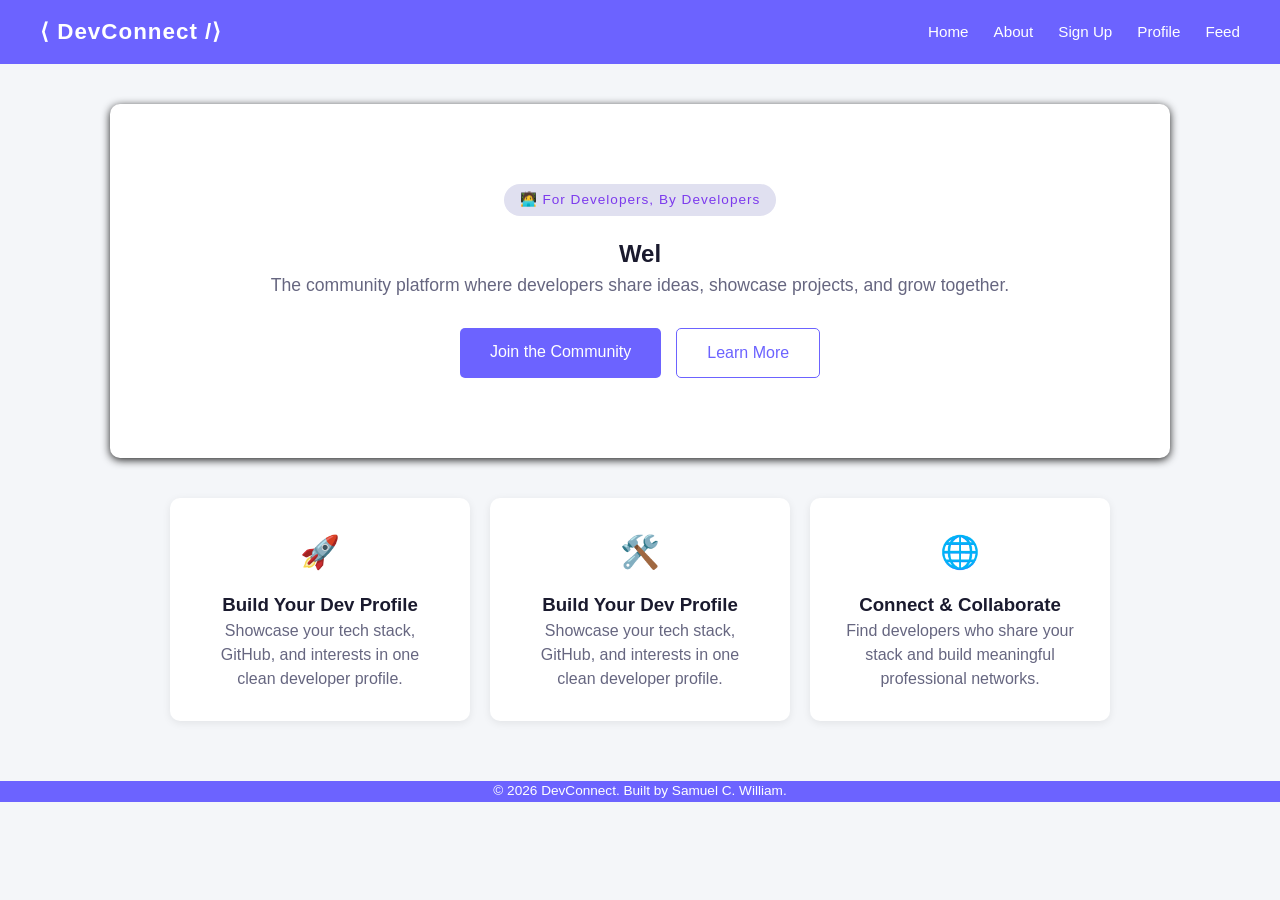
<file: index.html>
<!DOCTYPE html>
<html lang="en">
<head>
    <meta charset="UTF-8">
    <meta name="viewport" content="width=device-width, initial-scale=1.0">
    <title>DevConnect - Home</title>
    <link rel="stylesheet" href="css/styles.css">
</head>
<body>

    <nav class="navbar">
        <div class="nav-brand">⟨ DevConnect /⟩</div>
        <button class="hamburger" id="hamburger">☰</button>
        <ul class="nav-links" id="navLinks">
            <li><a href="index.html">Home</a></li>
            <li><a href="about.html">About</a></li>
            <li><a href="signup.html">Sign Up</a></li>
            <li><a href="profile.html">Profile</a></li>
            <li><a href="feed.html">Feed</a></li>
        </ul>
    </nav>

    <main class="container">
        <section class="hero">
            <div class="hero-badge">🧑‍💻 For Developers, By Developers</div>
            <h1>Welcome to <span class="hero-accent">DevConnect</span></h1>
            <p>The community platform where developers share ideas, showcase projects, and grow together.</p>
            <div class="hero-buttons">
                <a href="signup.html" class="btn-primary">Join the Community</a>
                <a href="about.html" class="btn-secondary">Learn More</a>
            </div>
        </section>

        <section class="features">
            <div class="feature-card">
                <div class="feature-icon">🚀</div>
                <h3>Build Your Dev Profile</h3>
                <p>Showcase your tech stack, GitHub, and interests in one clean developer profile.</p>
            </div>
            <div class="feature-card">
                <div class="feature-icon">🛠️</div>
                <h3>Build Your Dev Profile</h3>
                <p>Showcase your tech stack, GitHub, and interests in one clean developer profile.</p>
            </div>
            <div class="feature-card">
                <div class="feature-icon">🌐</div>
                <h3>Connect & Collaborate</h3>
                <p>Find developers who share your stack and build meaningful professional networks.</p>
            </div>
        </section>
    </main>

    <footer class="footer">
        <p>&copy; 2026 DevConnect. Built by Samuel C. William.</p>
    </footer>

<!-- jQuery CDN -->
    <script src="https://code.jquery.com/jquery-3.7.1.min.js"></script>
    <!-- Main JS -->
    <script src="js/main.js"></script>    
</body>
</html>
</file>
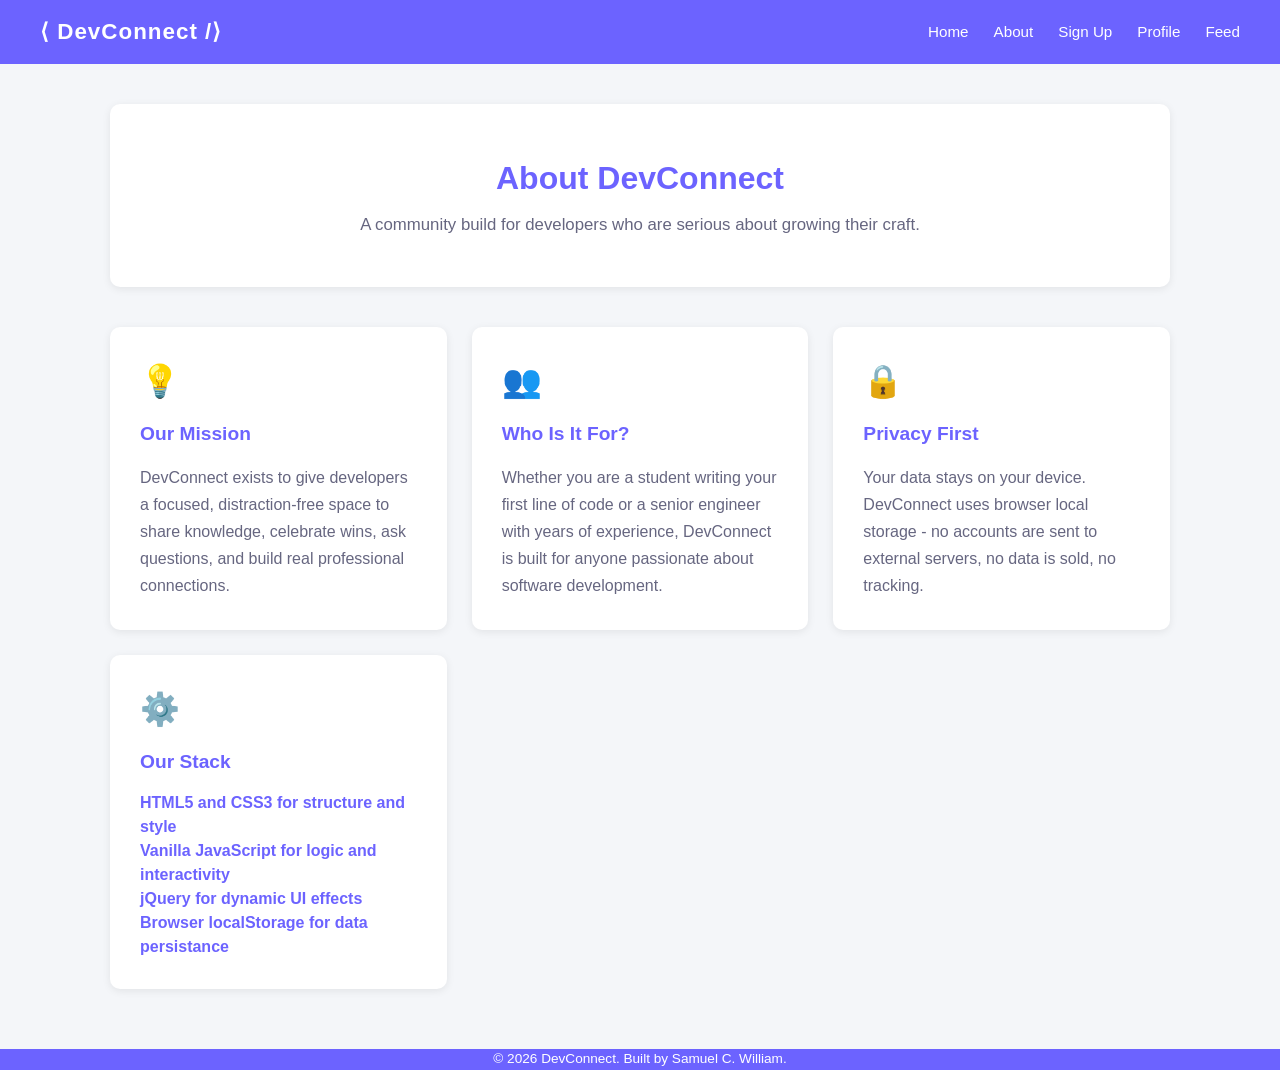
<file: about.html>
<!DOCTYPE html>
<html lang="en">
<head>
    <meta charset="UTF-8">
    <meta name="viewport" content="width=device-width, initial-scale=1.0">
    <title>DevConnect - About</title>
    <link rel="stylesheet" href="css/styles.css">
</head>
<body>

    <nav class="navbar">
        <div class="nav-brand">⟨ DevConnect /⟩</div>
        <button class="hamburger" id="hamburger">☰</button>
        <ul class="nav-links" id="navLinks">
            <li><a href="index.html">Home</a></li>
            <li><a href="about.html">About</a></li>
            <li><a href="signup.html">Sign Up</a></li>
            <li><a href="profile.html">Profile</a></li>
            <li><a href="feed.html">Feed</a></li>
        </ul>
    </nav>

    <main class="container">
        <section class="page-header">
            <h1>About <span class="hero-accent">DevConnect</span></h1>
            <p>A community build for developers who are serious about growing their craft.</p>
        </section>

        <section class="about-grid">
            <div class="about-card">
                <div class="feature-icon">💡</div>
                <h2>Our Mission</h2>
                <p>DevConnect exists to give developers a focused, distraction-free space to share knowledge, celebrate wins, ask questions, and build real professional connections.</p>
            </div>

            <div class="about-card">
                <div class="feature-icon">👥</div>
                <h2>Who Is It For?</h2>
                <p>Whether you are a student writing your first line of code or a senior engineer with years of experience, DevConnect is built for anyone passionate about software development.</p>
            </div>

            <div class="about-card">
                <div class="feature-icon">🔒</div>
                <h2>Privacy First</h2>
                <p>Your data stays on your device. DevConnect uses browser local storage - no accounts are sent to external servers, no data is sold, no tracking.</p>
            </div>

            <div class="about-card">
                <div class="feature-icon">⚙️</div>
                <h2>Our Stack</h2>
                <ul class="values-list">
                    <li>HTML5 and CSS3 for structure and style</li>
                    <li>Vanilla JavaScript for logic and interactivity</li>
                    <li>jQuery for dynamic UI effects</li>
                    <li>Browser localStorage for data persistance</li>
                </ul>
            </div>
        </section>
    </main>

    <footer class="footer">
        <p>&copy; 2026 DevConnect. Built by Samuel C. William.</p>
    </footer>

<!-- jQuery CDN -->
    <script src="https://code.jquery.com/jquery-3.7.1.min.js"></script>
    <!-- Main JS -->
    <script src="js/main.js"></script>    
</body>
</html>
</file>
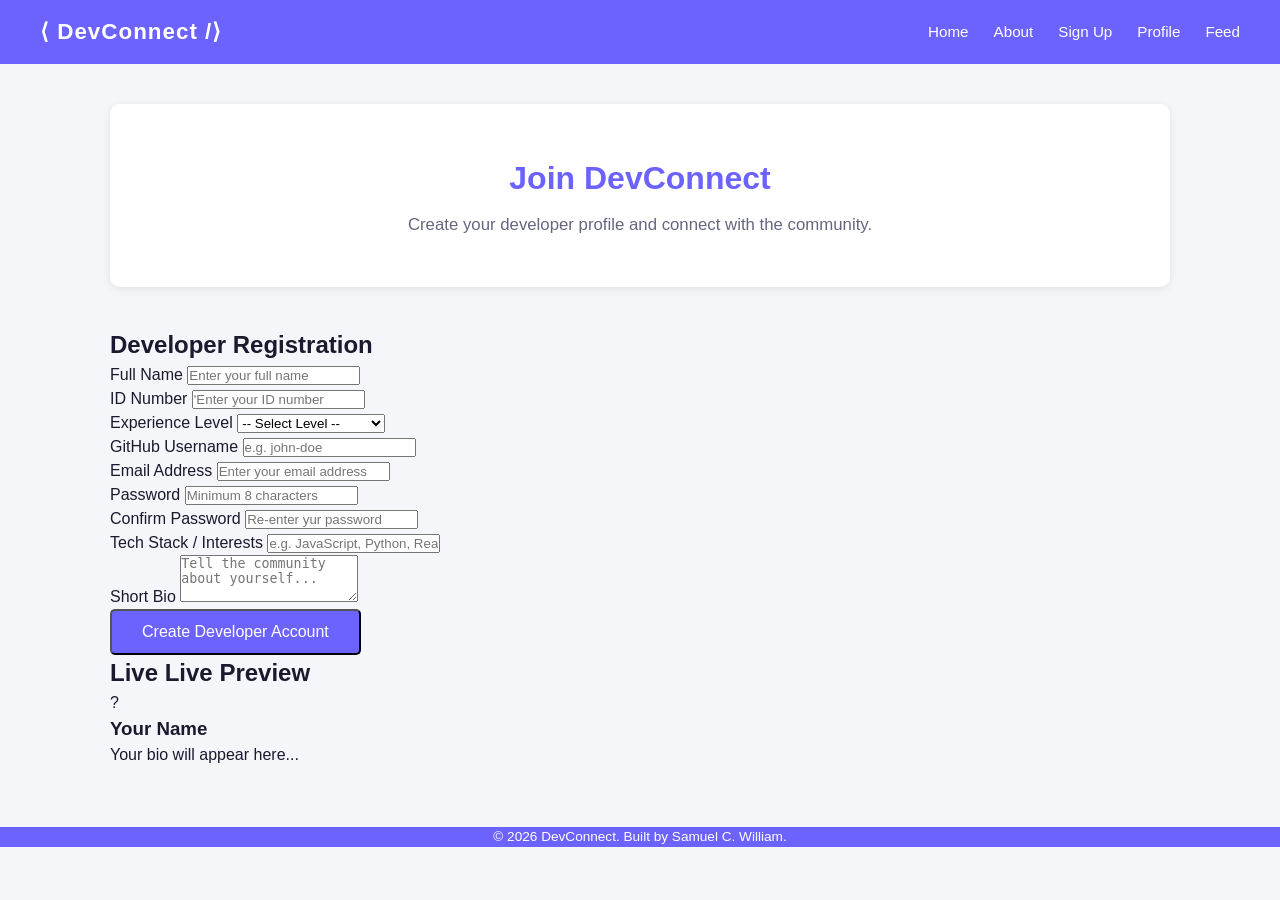
<file: feed.html>
<!DOCTYPE html>
<html lang="en">
<head>
    <meta charset="UTF-8">
    <meta name="viewport" content="width=device-width, initial-scale=1.0">
    <title>DevConnect - Feed</title>
    <link rel="stylesheet" href="css/styles.css">
</head>
<body>

    <nav class="navbar">
        <div class="nav-brand">⟨ DevConnect /⟩</div>
        <button class="hamburger" id="hamburger">☰</button>
        <ul class="nav-links" id="navLinks">
            <li><a href="index.html">Home</a></li>
            <li><a href="about.html">About</a></li>
            <li><a href="signup.html">Sign Up</a></li>
            <li><a href="profile.html">Profile</a></li>
            <li><a href="feed.html">Feed</a></li>
        </ul>
    </nav>

    <main class="container">
        <section class="page-header">
        <h1>Community <span class="hero-accent">Board</span></h1>
        <p>Share updates, ask questions, and celebrate wins with the DevConnect community.</p>
    </section>

    <div class="feed-layout">

        <!-- Create Post Box -->
        <div class="create-post">
            <h3>💭 Create a Post</h3>
            <div class="post-input-area">
                <textarea id="postContent" rows="3" 
                placeholder="Share something with the community... use #tags like #javascript #help #project"></textarea>
                <div class="post-footer-bar">
                    <span class="char-counter" id="charCounter">0 / 280</span>
                    <button class="btn-primary" id="submitPost">Post</button>
                </div>
                <span class="error-msg" id="postError"></span>
            </div>
        </div>

        <!-- Posts Feed -->
        <div class="posts-container" id="postsContainer">
            <!-- Posts will be dynamically inserted here -->
        </div>

    </div>

    </main>

    <footer class="footer">
            <p>&copy; 2026 DevConnect. Built by Samuel C. William.</p>
    </footer>

    <!-- jQuery CDN -->
    <script src="https://code.jquery.com/jquery-3.7.1.min.js"></script>
    <!-- Feed JS -->
    <script src="js/feed.js"></script>
    <!-- Main JS -->
    <script src="js/main.js"></script>

</body>
</html>
</file>
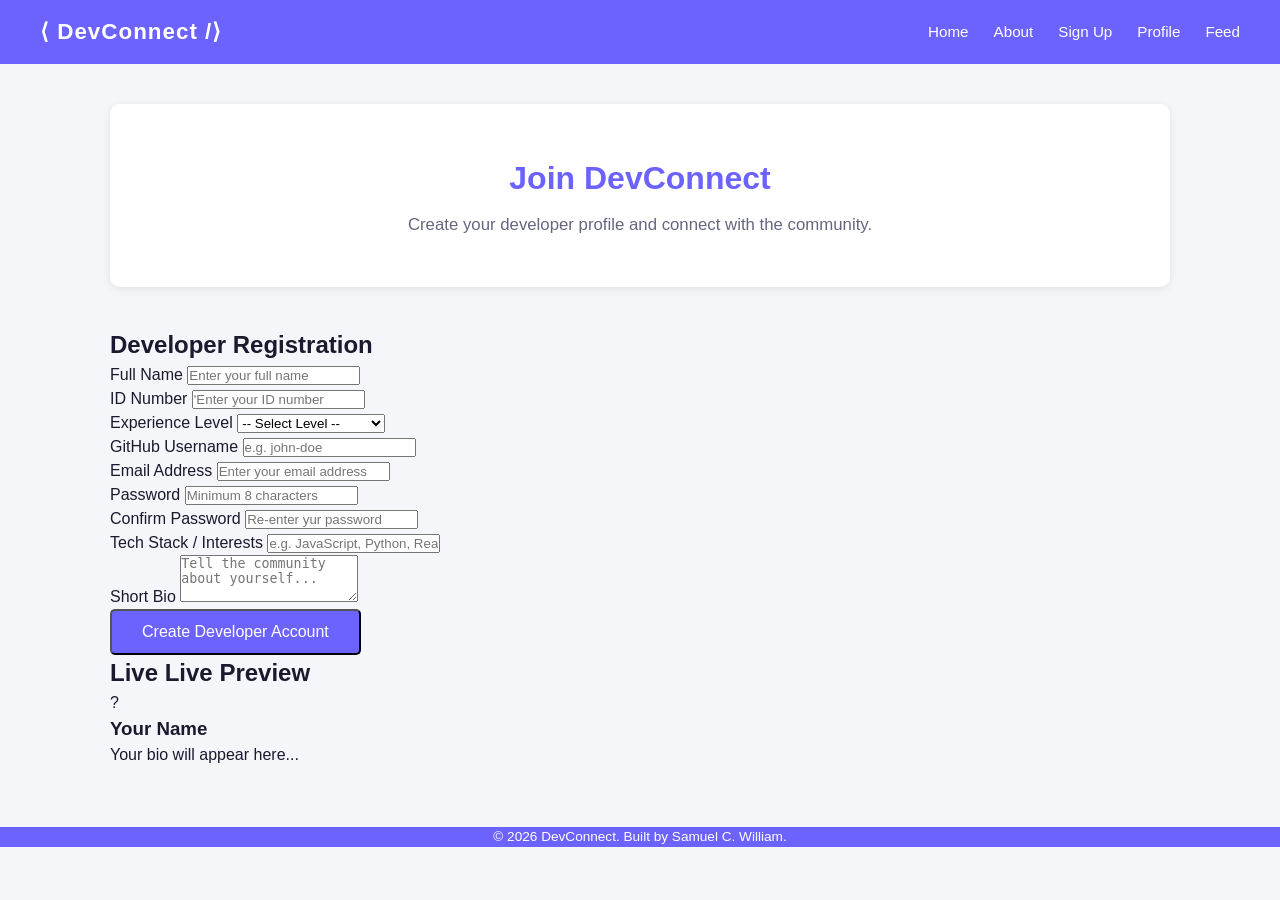
<file: profile.html>
<!DOCTYPE html>
<html lang="en">
<head>
    <meta charset="UTF-8">
    <meta name="viewport" content="width=device-width, initial-scale=1.0">
    <title>DevConnect - Profile</title>
    <link rel="stylesheet" href="css/styles.css">
</head>
<body>

    <nav class="navbar">
        <div class="nav-brand">⟨ DevConnect /⟩</div>
        <button class="hamburger" id="hamburger">☰</button>
        <ul class="nav-links" id="navLinks">
            <li><a href="index.html">Home</a></li>
            <li><a href="about.html">About</a></li>
            <li><a href="signup.html">Sign Up</a></li>
            <li><a href="profile.html">Profile</a></li>
            <li><a href="feed.html">Feed</a></li>
        </ul>
    </nav>

    <main class="container">
        <section class="page-header">
        <h1>My <span class="hero-accent">Dev Profile</span></h1>
        <p>Your developer identity on DevConnect.</p>
    </section>

    <div class="profile-layout">

        <!-- Profile Card -->
        <div class="profile-card">
            <div class="profile-avatar" id="profileAvatar">?</div>
            <h2 id="profileName">Loading...</h2>
            <p id="profileLevel" class="profile-campus"></p>
            <p id="profileEmail" class="profile-email"></p>
            <a id="profileGithub" href="#" target="_blank" class="github-link">GitHub Profile</a>
            <div class="profile-interests" id="profileInterests"></div>
        </div>

        <!-- Profile Details -->
        <div class="profile-details">

            <div class="detail-section">
                <h3 class="section-toggle">About Me <span>▼</span></h3>
                <div class="section-content">
                    <p id="profileBio"></p>
                </div>
            </div>

            <div class="detail-section">
                <h3 class="section-toggle">Developer Information <span>▼</span></h3>
                <div class="section-content">
                    <table class="info-table">
                        <tr>
                            <td><strong>Full Name</strong></td>
                            <td id="infoName"></td>
                        </tr>
                        <tr>
                            <td><strong>ID Number</strong></td>
                            <td id="infoStudentNumber"></td>
                        </tr>
                        <tr>
                            <td><strong>Experience Level</strong></td>
                            <td id="infoCampus"></td>
                        </tr>
                        <tr>
                            <td><strong>Email</strong></td>
                            <td id="infoEmail"></td>
                        </tr>
                        <tr>
                            <td><strong>GitHub</strong></td>
                            <td id="infoGithub"></td>
                        </tr>
                    </table>
                </div>
            </div>

            <div class="detail-section">
                <h3 class="section-toggle">Tech Stack <span>▼</span></h3>
                <div class="section-content">
                    <div class="profile-interests-large" id="profileInterestsLarge"></div>
                </div>
            </div>

            <a href="feed.html" class="btn-primary">Go to Community Board</a>

        </div>
    </div>

    <!-- jQuery CDN -->
    <script src="https://code.jquery.com/jquery-3.7.1.min.js"></script>
    <!-- Profile JS -->
    <script src="js/profile.js"></script>
    </main>
    <!-- Main JS-->
    <script src="js/main.js"></script>

    <footer class="footer">
        <p>&copy; 2026 DevConnect. Built by Samuel C. William.</p>
    </footer>

</body>
</html>
</file>
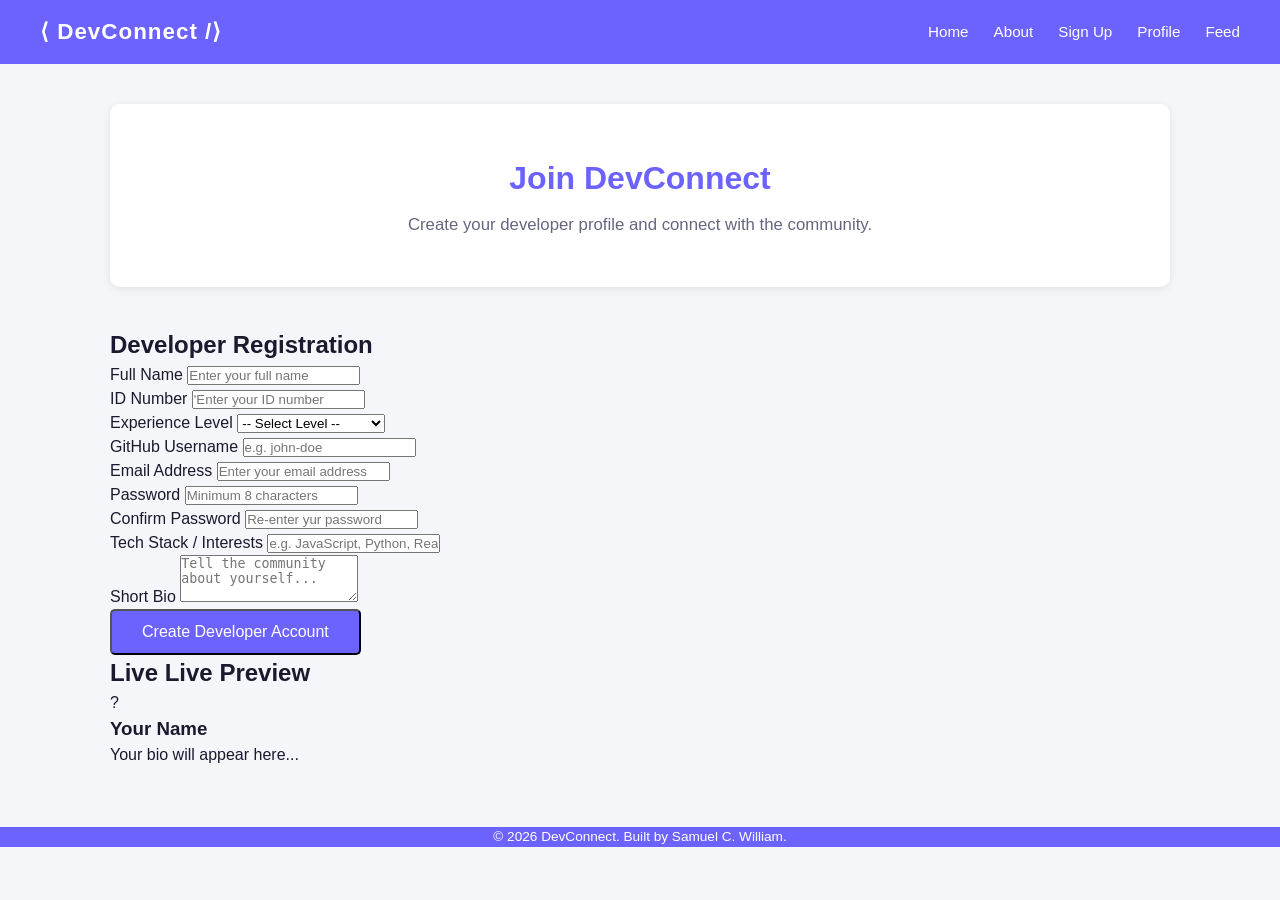
<file: signup.html>
<!DOCTYPE html>
<html lang="en">
<head>
    <meta charset="UTF-8">
    <meta name="viewport" content="width=device-width, initial-scale=1.0">
    <title>DevConnect - Sign Up</title>
    <link rel="stylesheet" href="css/styles.css">
</head>
<body>

    <nav class="navbar">
        <div class="nav-brand">⟨ DevConnect /⟩</div>
        <button class="hamburger" id="hamburger">☰</button>
        <ul class="nav-links" id="navLinks">
            <li><a href="index.html">Home</a></li>
            <li><a href="about.html">About</a></li>
            <li><a href="signup.html">Sign Up</a></li>
            <li><a href="profile.html">Profile</a></li>
            <li><a href="feed.html">Feed</a></li>
        </ul>
    </nav>

    <main class="container">
        <section class="page-header">
            <h1>Join <span class="hero-accent">DevConnect</span></h1>
            <p>Create your developer profile and connect with the community.</p>
        </section>

        <div class="signup-layout">

            <!-- Registration Form -->
             <div class="form-container">
                <h2>Developer Registration</h2>
                <form id="signupForm" novalidate>

                    <div class="form-group">
                        <label for="fullName">Full Name</label>
                        <input type="text" id="fullName" placeholder="Enter your full name">
                        <span class="error-msg" id="fullNameError"></span>
                    </div>
                    
                    <div class="form-group">
                        <label for="studentNumber">ID Number</label>
                        <input type="text" id="studentNumber" placeholder="'Enter your ID number">
                        <span class="error-msg" id="studentNumberError"></span>
                    </div>

                    <div class="form-group">
                        <label for="campus">Experience Level</label>
                        <select id="campus">
                            <option value="">-- Select Level --</option>
                            <option value="Beginner">Beginner (0-1 years)</option>
                            <option value="Junior">Junior (1-3 years)</option>
                            <option value="Mid-Level">Mid-Level (3-5 years)</option>
                            <option value="Senior">Senior (5+ years)</option>
                            <option value="Student">Student</option>
                        </select>
                        <span class="error-msg" id="campusError"></span>
                    </div>

                    <div class="form-group">
                        <label for="github">GitHub Username</label>
                        <input type="text" id="github" placeholder="e.g. john-doe">
                        <span class="error-msg" id="githubError"></span>
                    </div>

                    <div class="form-group">
                        <label for="email">Email Address</label>
                        <input type="email" id="email" placeholder="Enter your email address">
                        <span class="error-msg" id="emailError"></span>
                    </div>

                    <div class="form-group">
                        <label for="password">Password</label>
                        <input type="password" id="password" placeholder="Minimum 8 characters">
                        <span class="error-msg" id="passwordError"></span>
                    </div>

                    <div class="form-group">
                        <label for="confirmPassword">Confirm Password</label>
                        <input type="password" id="confirmPassword" placeholder="Re-enter yur password">
                        <span class="error-msg" id="confirmPasswordError"></span>
                    </div>

                    <div class="form-group">
                        <label for="interests">Tech Stack / Interests</label>
                        <input type="text" id="interests" placeholder="e.g. JavaScript, Python, React">
                        <span class="error-msg" id="interestsError"></span>
                     </div>
                    
                      <div class="form-group">
                    <label for="bio">Short Bio</label>
                    <textarea id="bio" rows="3" placeholder="Tell the community about yourself..."></textarea>
                    <span class="error-msg" id="bioError"></span>
                </div>

                <button type="submit" class="btn-primary btn-full">Create Developer Account</button>

            </form>
        </div>

        <!-- Live Preview Panel -->
        <div class="preview-container">
            <h2>Live Live Preview</h2>
            <div class="preview-card">
                <div class="preview-avatar" id="previewAvatar">?</div>
                <h3 id="previewName">Your Name</h3>
                <p id="previewBio" class="preview-bio">Your bio will appear here...</p>
                <div class="preview-interests" id="previewInterests"></div>
            </div>
        </div>

    </div>

    <!-- jQuery CDN -->
    <script src="https://code.jquery.com/jquery-3.7.1.min.js"></script>
    <!-- Signup JS -->
    <script src="js/signup.js"></script>
    <!-- Main JS -->
    <script src="js/main.js"></script>

    </main>

    <footer class="footer">
        <p>&copy; 2026 DevConnect. Built by Samuel C. William.</p>
    </footer>

</body>
</html>
</file>
<file: css/styles.css>
/* ── Global Reset & Variables ────────────────────────────────────────────── */
* {
    margin: 0;
    padding: 0;
    box-sizing: border-box;
}

:root {
    --primary: #6C63FF;
    --primary-light: #8B85FF;
    --accent: #7C3AED;
    --bg: #F4F6F9;
    --card: #FFFFFF;
    --white: #FFFFFF;
    --text: #1A1A2E;
    --text-light: #666680;
    --border: #E0E0F0;
    --error: #CC0000;
    --Success: #007700;
}

body {
    font-family: 'Inter', 'Time New Roman', sans-serif;
    font-size: 12pt;
    line-height: 1.5;
    background-color: var(--bg);
    color: var(--text);
}

/* ── Navbar ─────────────────────────────────────────────────────────────── */
.navbar {
    background-color: var(--primary);
    padding: 15px 40px;
    display: flex;
    justify-content: space-between;
    align-items: center;
}

.nav-brand {
    color: var(--white);
    font-size: 1.4rem;
    font-weight: bold;
    letter-spacing: 1px;
}

.nav-links {
    list-style: none;
    display: flex;
    gap: 25px;
}

.nav-links a {
    color: var(--white);
    text-decoration: none;
    font-size: 0.95rem;
    transition: color 0.3s;
}

.nav-links a:visted {
    color: var(--white);
}

.nav-links a:hover {
    color: var(--accent);
}

/* ── Container ─────────────────────────────────────────────────────────────── */
.container {
    max-width: 1100px;
    margin: 40px auto;
    padding: 0 20px;
}

/* ── Footer ────────────────────────────────────────────────────────────────── */
.footer {
    background-color: var(--primary);
    color: var(--white);
    text-align: center;
    margin-top: 60px;
    font-size: 0.85rem;
}

/* ── Home Page ────────────────────────────────────────────────────────────────── */
.hero {
    text-align: center;
    padding: 80px 20px;
    background-color: var(--white);
    border-radius: 10px;
    margin-bottom: 40px;
    box-shadow: 0 2px 8px rgba(0, 0, 0, 0.88);
}

.hero p {
    font-size: 1.1rem;
    color: var(--text-light);
    margin-bottom: 30px;
}

.btn-primary {
    background-color: var(--primary);
    color: var(--white);
    padding: 12px 30px;
    border-radius: 5px;
    text-decoration: none;
    font-size: 1rem;
    transition: background-color 0.3s;
}

.btn-primary:hover {
    background-color: var(--primary-light);
}

.features {
    display: flex;
    gap: 20px;
    justify-content: center;
    flex-wrap: wrap;
}

.feature-card {
    background-color: var(--white);
    border-radius: 10px;
    padding: 30px;
    width: 300px;
    box-shadow: 0 2px 8px rgba(0,0,0,0.08);
    text-align: center;
}

.feature h3 {
    color: var(--primary);
    margin-bottom: 10px;
}

.feature-card p {
    color: var(--text-light);
}

/* ── About Page ────────────────────────────────────────────────────────────────── */
.page-header {
    text-align: center;
    padding: 50px 20px;
    background-color: var(--white);
    border-radius: 10px;
    margin-bottom: 40px;
    box-shadow: 0 2px 8px rgba(0,0,0,0.08);
}

.page-header h1 {
    font-size: 2rem;
    color: var(--primary);
    margin-bottom: 10px;
}
.page-header p {
    color: var(--text-light);
    font-size: 1.05rem;
}

.about-grid {
    display: grid;
    grid-template-columns: repeat(auto-fit, minmax(280px, 1fr));
    gap: 25px;
}

.about-card {
    background-color: var(--white);
    border-radius: 10px;
    padding: 30px;
    box-shadow: 0 2px 8px rgba(0,0,0,0.08);
}

.about-card h2 {
    color: var(--primary);
    margin-bottom: 15px;
    font-size: 1.2rem;
}

.about-card p {
    color: var(--text-light);
    line-height: 1.7;
}

.values-list {
    list-style: none;
    padding: 0;
}

.values-list li {
    content: "✓";
    color: var(--primary);
    font-weight: bold;
}

/* ── Profile Page ───────────────────────────────── */
.profile-layout {
    display: flex;
    gap: 30px;
    align-items: flex-start;
    flex-wrap: wrap;
}

.profile-card {
    background-color: var(--white);
    border-radius: 10px;
    padding: 35px;
    width: 280px;
    box-shadow: 0 2px 8px rgba(0,0,0,0.08);
    text-align: center;
    position: sticky;
    top: 20px;
}

.profile-avatar {
    width: 90px;
    height: 90px;
    background-color: var(--primary);
    color: var(--white);
    border-radius: 50%;
    display: flex;
    align-items: center;
    justify-content: center;
    font-size: 2.5rem;
    font-weight: bold;
    margin: 0 auto 15px;
}

.profile-card h2 {
    color: var(--primary);
    margin-bottom: 8px;
}

.profile-campus,
.profile-email {
    color: var(--text-light);
    font-size: 0.9rem;
    margin-bottom: 5px;
}

.profile-interests {
    display: flex;
    flex-wrap: wrap;
    gap: 8px;
    justify-content: center;
    margin-top: 15px;
}

.profile-details {
    flex: 1;
    min-width: 300px;
    display: flex;
    flex-direction: column;
    gap: 20px;
}

.detail-section {
    background-color: var(--white);
    border-radius: 10px;
    box-shadow: 0 2px 8px rgba(0,0,0,0.08);
    overflow: hidden;
}

.section-toggle {
    background-color: var(--primary);
    color: var(--white);
    padding: 15px 20px;
    cursor: pointer;
    display: flex;
    justify-content: space-between;
    align-items: center;
    font-size: 1rem;
}

.section-toggle:hover {
    background-color: var(--primary-light);
}

.section-content {
    padding: 20px;
}

.info-table {
    width: 100%;
    border-collapse: collapse;
}

.info-table tr {
    border-bottom: 1px solid var(--border);
}

.info-table td {
    padding: 10px;
    color: var(--text);
}

.info-table td:first-child {
    width: 40%;
    color: var(--text-light);
}

.profile-interests-large {
    display: flex;
    flex-wrap: wrap;
    gap: 10px;
}

/* ── Feed Page ──────────────────────────────────── */
.feed-layout {
    max-width: 700px;
    margin: 0 auto;
    display: flex;
    flex-direction: column;
    gap: 25px;
}

.create-post {
    background-color: var(--white);
    border-radius: 10px;
    padding: 25px;
    box-shadow: 0 2px 8px rgba(0,0,0,0.08);
}

.create-post h3 {
    color: var(--primary);
    margin-bottom: 15px;
}

.post-input-area {
    display: flex;
    flex-direction: column;
    margin-bottom: 15px;
}

.post-input-area textarea {
    padding: 12px;
    border: 1px solid var(--border);
    border-radius: 5px;
    font-family: 'Times New Roman', serif;
    font-size: 0.95rem;
    resize: vertical;
    transition: border-color 0.3s;
}

.post-input-area textarea:focus {
    outline: none;
    border-color: var(--primary);
}

/* ── Individual Post Card ───────────────────────── */
.post-card {
    background-color: var(--white);
    border-radius: 10px;
    padding: 25px;
    box-shadow: 0 2px 8px rgba(0,0,0,0.08);
    display: none;
}

.post-header {
    display: flex;
    justify-content: space-between;
    align-items: center;
    margin-bottom: 12px;
}

.post-author {
    display: flex;
    align-items: center;
    gap: 12px;
}

.post-avatar {
    width: 45px;
    height: 45px;
    background-color: var(--primary);
    color: var(--white);
    border-radius: 50%;
    display: flex;
    align-items: center;
    justify-content: center;
    font-weight: bold;
    font-size: 1.1rem;
}

.post-author-info h4 {
    color: var(--primary);
    margin-bottom: 2px;
}

.post-timestamp {
    color: var(--text-light);
    font-size: 0.8rem;
}

.post-content {
    color: var(--text);
    line-height: 1.7;
    margin-bottom: 15px;
    padding-bottom: 15px;
    border-bottom: 1px solid var(--border);
}

.post-actions {
    display: flex;
    gap: 15px;
    align-items: center;
}

.btn-like {
    background-color: transparent;
    border: 1px solid var(--primary);
    color: var(--primary);
    padding: 6px 16px;
    border-radius: 20px;
    cursor: pointer;
    font-size: 0.9rem;
    transition: all 0.3s;
}

.btn-like:hover {
    background-color: var(--primary);
    color: var(--white);
}

.btn-like.liked {
    background-color: var(--primary);
    color: var(--white);
}

.like-count {
    color: var(--text-light);
    font-size: 0.9rem;
}

.btn-delete {
    background-color: transparent;
    border: 1px solid var(--error);
    color: var(--error);
    padding: 6px 16px;
    border-radius: 20px;
    cursor: pointer;
    font-size: 0.9rem;
    margin-left: auto;
    transition: all 0.3s;
}

.btn-delete:hover {
    background-color: var(--error);
    color: var(--white);
}

/* ── Empty Feed Message ─────────────────────────── */
.empty-feed {
    text-align: center;
    padding: 50px;
    color: var(--text-light);
    background-color: var(--white);
    border-radius: 10px;
    box-shadow: 0 2px 8px rgba(0,0,0,0.08);
}

/* ── Responsive Design ──────────────────────────── */
@media (max-width: 768px) {

    /* Navbar stacks vertically on mobile */
    .navbar {
        flex-direction: column;
        gap: 15px;
        padding: 15px 20px;
        text-align: center;
    }

    .nav-links {
        flex-wrap: wrap;
        justify-content: center;
        gap: 12px;
    }

    /* Hero section smaller on mobile */
    .hero {
        padding: 40px 15px;
    }

    .hero h1 {
        font-size: 1.5rem;
    }

    /* Feature cards stack vertically */
    .features {
        flex-direction: column;
        align-items: center;
    }

    .feature-card {
        width: 100%;
    }

    /* Signup layout stacks vertically */
    .signup-layout {
        flex-direction: column;
    }

    .preview-container {
        width: 100%;
        position: static;
    }

    /* Profile layout stacks vertically */
    .profile-layout {
        flex-direction: column;
    }

    .profile-card {
        width: 100%;
        position: static;
    }

    /* Feed full width on mobile */
    .feed-layout {
        max-width: 100%;
    }

    /* About grid single column */
    .about-grid {
        grid-template-columns: 1fr;
    }

}

@media (max-width: 480px) {

    .container {
        padding: 0 12px;
    }

    .form-container,
    .create-post,
    .post-card {
        padding: 20px 15px;
    }

    .btn-primary {
        display: block;
        text-align: center;
    }

}

/* ── Hero Updates ─────────────────────────────────────────────── */
.hero-badge {
    display: inline-block;
    background-color: var(--border);
    color: var(--accent);
    padding: 6px 16px;
    border-radius: 20px;
    font-size: 0.85rem;
    margin-bottom: 20px;
    letter-spacing: 1px;
}

.hero-h1 {
    font-size: 2.8rem;
    color: var(--text);
    margin-bottom: 15px;
}

.hero-accent {
    color: var(--primary);
}

.hero-buttons {
    display: flex;
    gap: 15px;
    justify-content: center;
    flex-wrap: wrap;
    margin-top: 10px;
}

.btn-secondary {
    background-color: transparent;
    color: var(--primary);
    padding: 12px 30px;
    border-radius: 5px;
    text-decoration: none;
    font-size: 1rem;
    border: 1px solid var(--primary);
    transition: all 0.3s;
}

.btn-secondary:hover {
    background-color: var(--primary);
    color: var(--white);
}

/* ── Feature Icon ─────────────────────────────────────────────── */
.feature-icon {
    font-size: 2rem;
    margin-bottom: 15px;
}

/* ── GitHub Link ─────────────────────────────────────────────── */
.github-link {
    display: inline-block;
    color: var(--accent);
    text-decoration: none;
    font-size:0.85rem;
    margin-top: 8px;
    transition: opacity 0.3s;
}

.github-link:hover {
    opacity: 0.7;
}

/* ── Post Footer Bar ─────────────────────────────────────────────── */
.post-footer-bar {
    display: flex;
    justify-content: space-between;
    align-items: center;
    margin-top: 10px;
}

char-counter {
    color: var(--text-light);
    font-size: 0.85rem;
}

/* ── Scroll Reveal Animation ────────────────────── */
.reveal-hidden {
    opacity: 0;
    transform: translateY(30px);
    transition: opacity 0.6s ease, transform 0.6s ease;
}

.reveal-visible {
    opacity: 1;
    transform: translateY(0);
}

/* ── Hamburger Menu ─────────────────────────────── */
.hamburger {
    display: none;
    background: none;
    border: none;
    color: var(--white);
    font-size: 1.5rem;
    cursor: pointer;
    padding: 5px 10px;
}

@media (max-width: 768px) {
    .hamburger {
        display: block;
    }

    .nav-links {
        display: none;
        flex-direction: column;
        width: 100%;
        text-align: center;
        gap: 0;
        margin-top: 10px;
    }

    .nav-links.nav-open {
        display: flex;
    }

    .nav-links li {
        padding: 10px 0;
        border-top: 1px solid rgba(255,255,255,0.1);
    }
}
</file>
